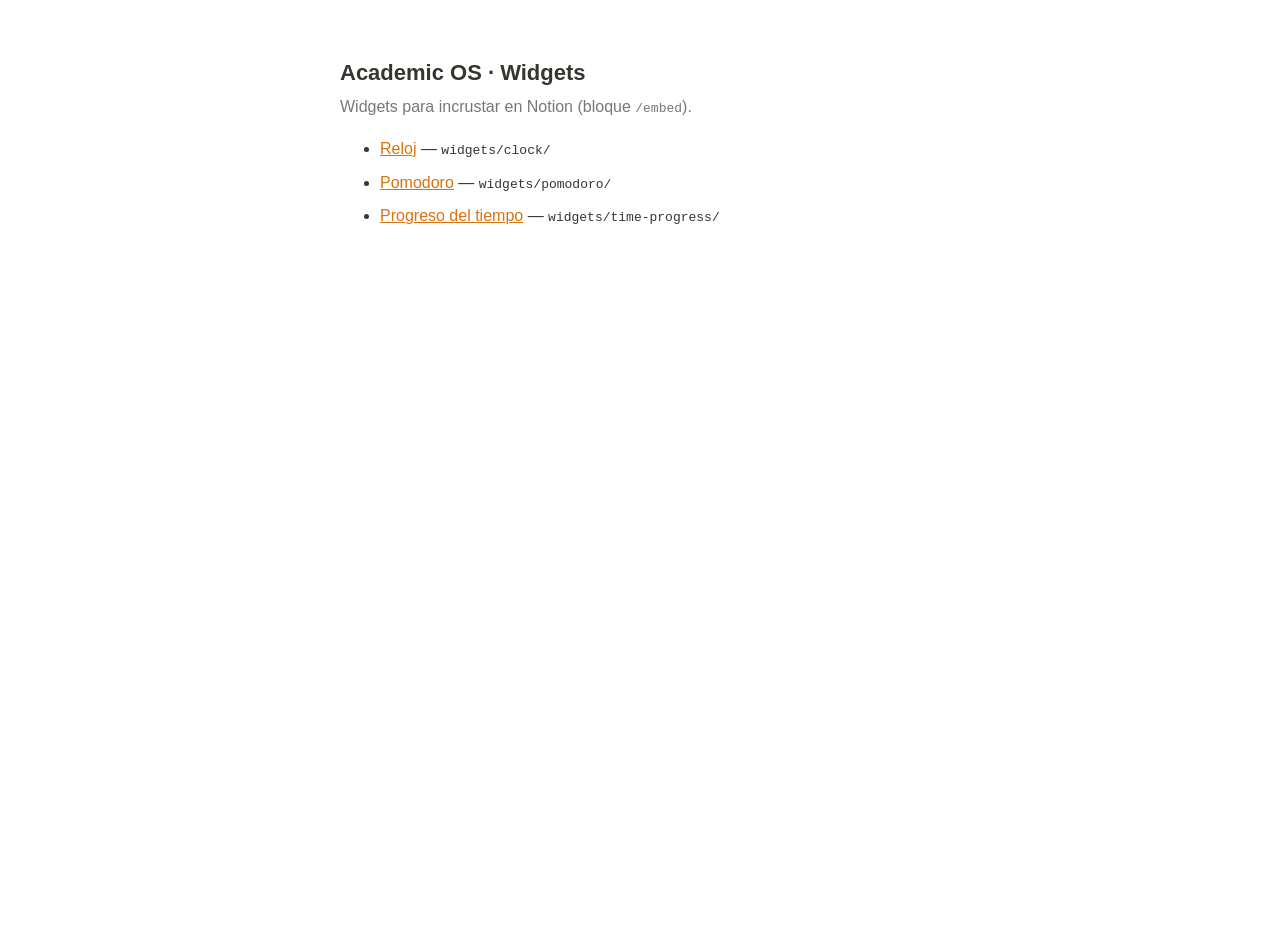
<file: index.html>
<!DOCTYPE html>
<html lang="es">
<head>
  <meta charset="utf-8">
  <meta name="viewport" content="width=device-width, initial-scale=1">
  <meta name="color-scheme" content="light dark">
  <link rel="icon" href="data:,">
  <title>Academic OS · Widgets</title>
  <link rel="stylesheet" href="shared/base.css">
  <style>
    html, body { overflow: auto; }
    body { max-width: 640px; margin: 40px auto; padding: 0 20px; line-height: 1.6; }
    :root { background: var(--aos-bg); }
    h1 { font-size: 22px; margin-bottom: 4px; }
    p { color: var(--aos-muted); margin-top: 0; }
    a { color: var(--aos-accent); }
    li { margin: 8px 0; }
    code { font-size: 13px; }
  </style>
</head>
<body>
  <h1>Academic OS · Widgets</h1>
  <p>Widgets para incrustar en Notion (bloque <code>/embed</code>).</p>
  <ul>
    <li><a href="widgets/clock/">Reloj</a> — <code>widgets/clock/</code></li>
    <li><a href="widgets/pomodoro/">Pomodoro</a> — <code>widgets/pomodoro/</code></li>
    <li><a href="widgets/time-progress/">Progreso del tiempo</a> — <code>widgets/time-progress/</code></li>
  </ul>
</body>
</html>
</file>
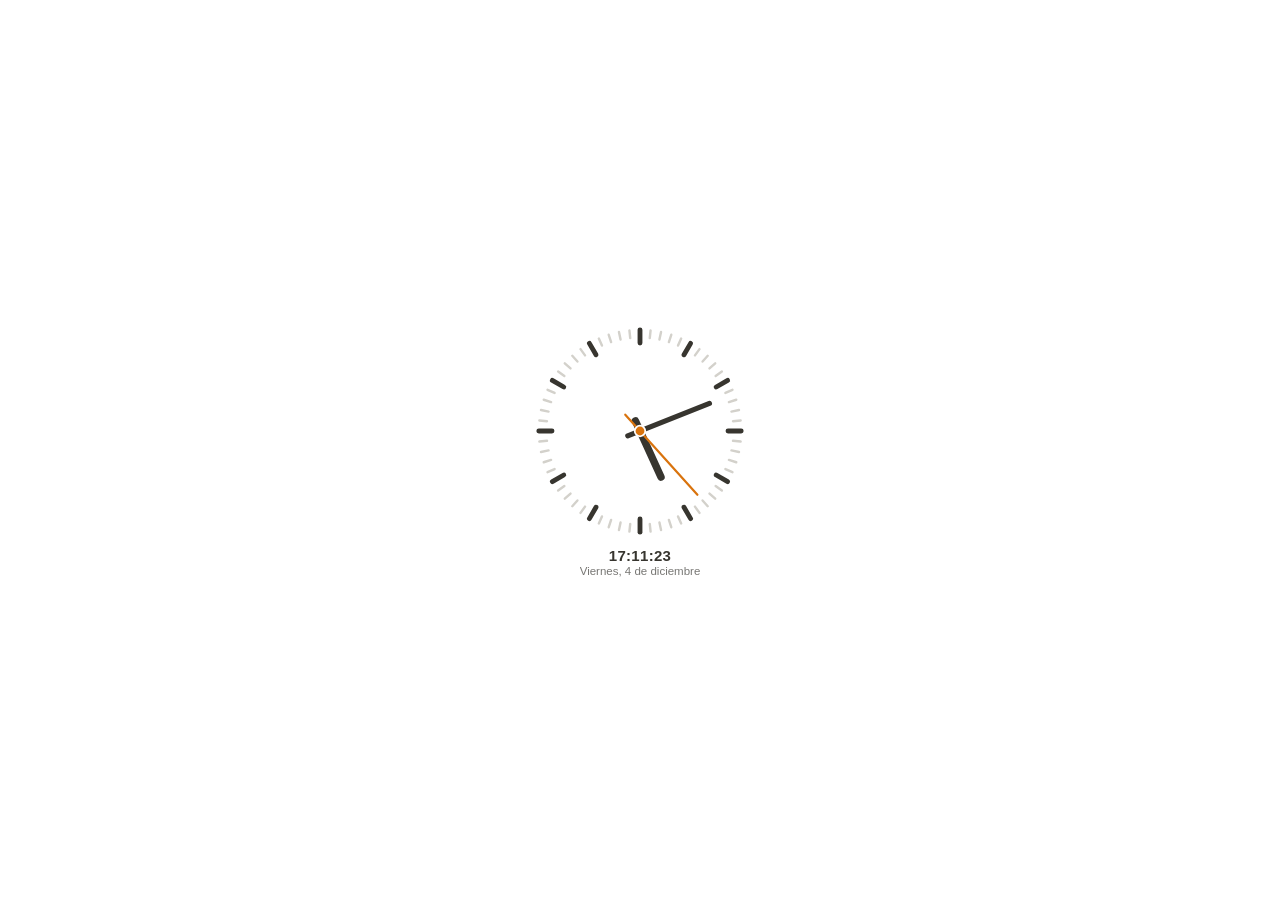
<file: widgets/clock/index.html>
<!DOCTYPE html>
<html lang="es">
<head>
  <meta charset="utf-8">
  <meta name="viewport" content="width=device-width, initial-scale=1">
  <meta name="color-scheme" content="light dark">
  <link rel="icon" href="data:,">
  <title>Reloj · Academic OS</title>
  <link rel="stylesheet" href="../../shared/base.css">
  <link rel="stylesheet" href="clock.css">
</head>
<body>
  <main class="aos-widget clock" data-layout="auto">
    <svg class="clock__face" viewBox="-50 -50 100 100" role="img" aria-label="Reloj analógico">
      <g class="clock__ticks"></g>
      <line class="clock__hand clock__hand--hour"   x1="0" y1="5"  x2="0" y2="-23"/>
      <line class="clock__hand clock__hand--minute" x1="0" y1="6"  x2="0" y2="-34"/>
      <line class="clock__hand clock__hand--second" x1="0" y1="10" x2="0" y2="-39"/>
      <circle class="clock__pin" r="2.4"/>
    </svg>
    <div class="clock__text">
      <div class="clock__time aos-tabular" aria-live="off">--:--</div>
      <div class="clock__date"></div>
    </div>
  </main>
  <noscript>Este widget necesita JavaScript.</noscript>
  <script type="module" src="clock.js"></script>
</body>
</html>
</file>
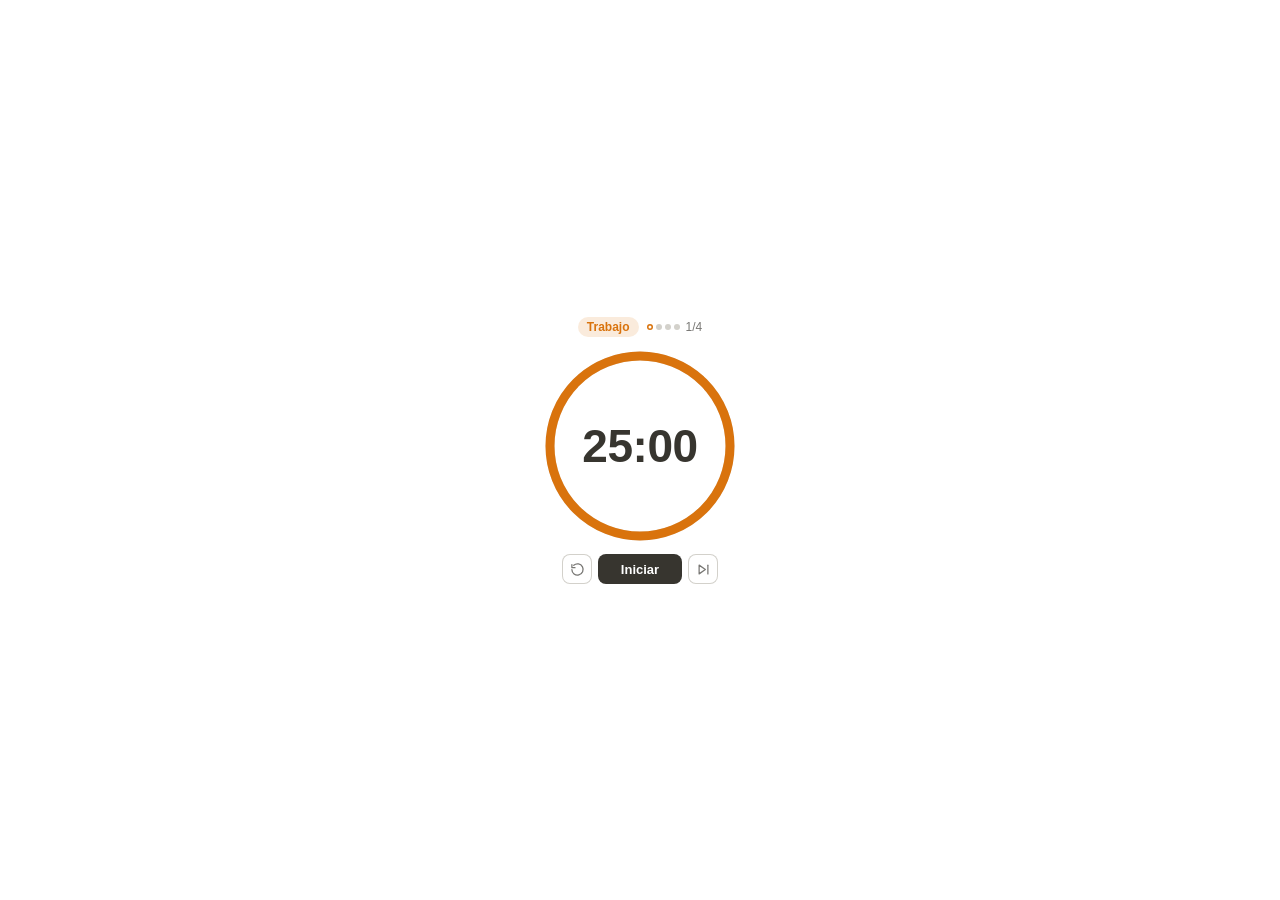
<file: widgets/pomodoro/index.html>
<!DOCTYPE html>
<html lang="es">
<head>
  <meta charset="utf-8">
  <meta name="viewport" content="width=device-width, initial-scale=1">
  <meta name="color-scheme" content="light dark">
  <link rel="icon" href="data:,">
  <title>Pomodoro · Academic OS</title>
  <link rel="stylesheet" href="../../shared/base.css">
  <link rel="stylesheet" href="pomodoro.css">
</head>
<body>
  <main class="aos-widget pomo" data-layout="stack" data-phase="work" data-status="idle">
    <div class="pomo__meta">
      <span class="pomo__phase" aria-live="polite">Trabajo</span>
      <span class="pomo__cycle">
        <span class="pomo__dots" aria-hidden="true"></span>
        <span class="pomo__cycle-text aos-tabular">1/4</span>
      </span>
    </div>

    <div class="pomo__dial">
      <svg class="pomo__ring" viewBox="0 0 100 100" aria-hidden="true">
        <circle class="pomo__track" cx="50" cy="50" r="45" pathLength="100"/>
        <circle class="pomo__arc"   cx="50" cy="50" r="45" pathLength="100"/>
      </svg>
      <div class="pomo__time aos-tabular" role="timer" aria-live="off">25:00</div>
    </div>

    <div class="pomo__bar" aria-hidden="true"><span class="pomo__bar-fill"></span></div>

    <div class="pomo__controls">
      <button type="button" class="pomo__btn pomo__btn--icon" data-action="reset"
              aria-label="Reiniciar" title="Reiniciar">
        <svg viewBox="0 0 24 24" aria-hidden="true"><path d="M3 12a9 9 0 1 0 3-6.7"/><path d="M3 4v5h5"/></svg>
      </button>
      <button type="button" class="pomo__btn pomo__btn--primary" data-action="toggle">Iniciar</button>
      <button type="button" class="pomo__btn pomo__btn--icon" data-action="skip"
              aria-label="Saltar fase" title="Saltar fase">
        <svg viewBox="0 0 24 24" aria-hidden="true"><path d="M5 5l10 7-10 7z"/><path d="M19 5v14"/></svg>
      </button>
    </div>
  </main>
  <noscript>Este widget necesita JavaScript.</noscript>
  <script type="module" src="pomodoro.js"></script>
</body>
</html>
</file>
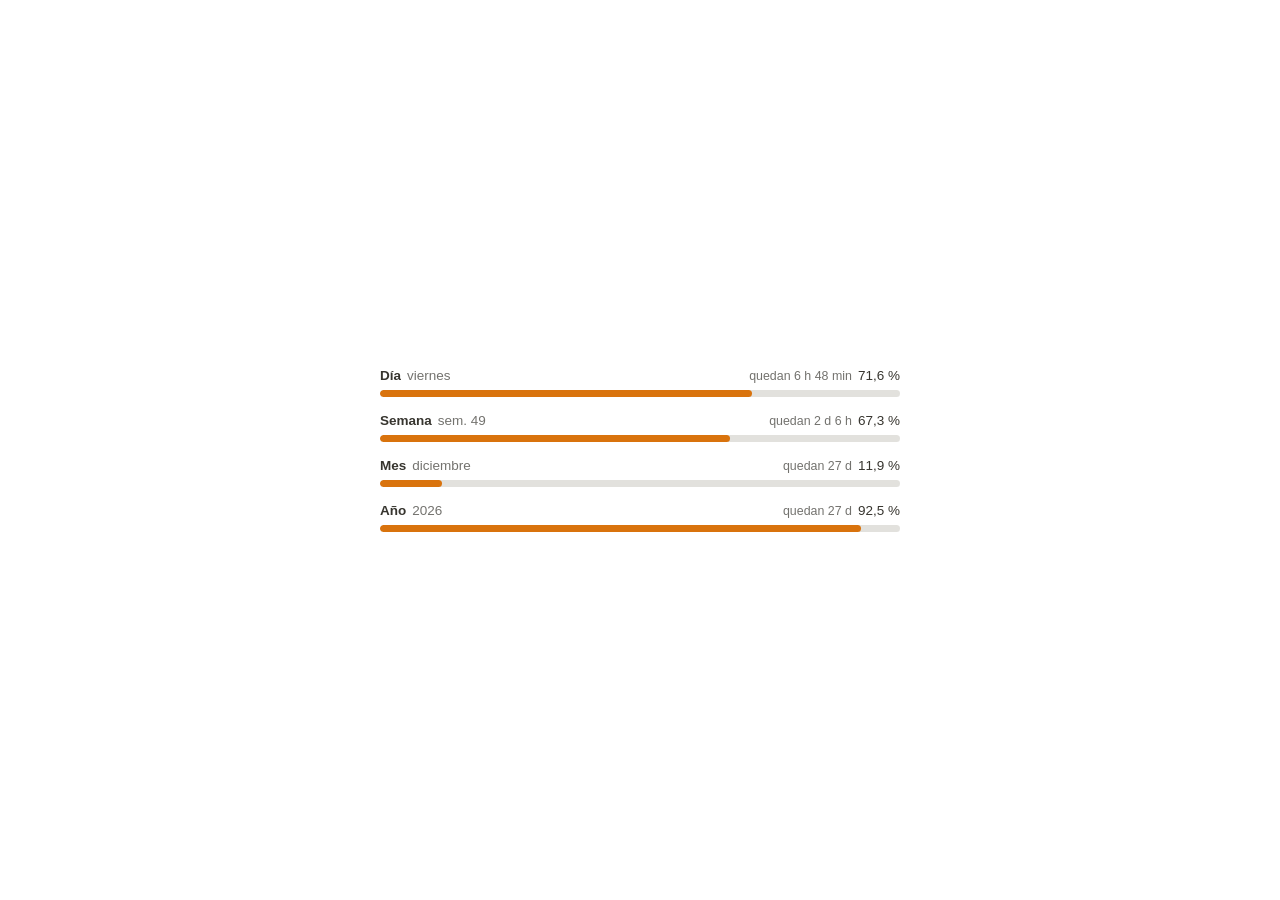
<file: widgets/time-progress/index.html>
<!DOCTYPE html>
<html lang="es">
<head>
  <meta charset="utf-8">
  <meta name="viewport" content="width=device-width, initial-scale=1">
  <meta name="color-scheme" content="light dark">
  <link rel="icon" href="data:,">
  <title>Progreso del tiempo · Academic OS</title>
  <link rel="stylesheet" href="../../shared/base.css">
  <link rel="stylesheet" href="time-progress.css">
</head>
<body>
  <main class="aos-widget tp" aria-label="Progreso del tiempo">
    <ul class="tp__list">
      <li class="tp__item" data-period="day">
        <span class="tp__label" aria-hidden="true">Día</span>
        <span class="tp__detail" aria-hidden="true"></span>
        <span class="tp__left" aria-hidden="true"></span>
        <span class="tp__pct aos-tabular" aria-hidden="true"><span class="tp__int">–</span><span class="tp__dec"></span>&nbsp;%</span>
        <span class="tp__bar" role="progressbar" aria-label="Día" aria-valuemin="0" aria-valuemax="100"><span class="tp__fill"></span></span>
      </li>
      <li class="tp__item" data-period="week">
        <span class="tp__label" aria-hidden="true">Semana</span>
        <span class="tp__detail" aria-hidden="true"></span>
        <span class="tp__left" aria-hidden="true"></span>
        <span class="tp__pct aos-tabular" aria-hidden="true"><span class="tp__int">–</span><span class="tp__dec"></span>&nbsp;%</span>
        <span class="tp__bar" role="progressbar" aria-label="Semana" aria-valuemin="0" aria-valuemax="100"><span class="tp__fill"></span></span>
      </li>
      <li class="tp__item" data-period="month">
        <span class="tp__label" aria-hidden="true">Mes</span>
        <span class="tp__detail" aria-hidden="true"></span>
        <span class="tp__left" aria-hidden="true"></span>
        <span class="tp__pct aos-tabular" aria-hidden="true"><span class="tp__int">–</span><span class="tp__dec"></span>&nbsp;%</span>
        <span class="tp__bar" role="progressbar" aria-label="Mes" aria-valuemin="0" aria-valuemax="100"><span class="tp__fill"></span></span>
      </li>
      <li class="tp__item" data-period="year">
        <span class="tp__label" aria-hidden="true">Año</span>
        <span class="tp__detail" aria-hidden="true"></span>
        <span class="tp__left" aria-hidden="true"></span>
        <span class="tp__pct aos-tabular" aria-hidden="true"><span class="tp__int">–</span><span class="tp__dec"></span>&nbsp;%</span>
        <span class="tp__bar" role="progressbar" aria-label="Año" aria-valuemin="0" aria-valuemax="100"><span class="tp__fill"></span></span>
      </li>
    </ul>
  </main>
  <noscript>Este widget necesita JavaScript.</noscript>
  <script type="module" src="time-progress.js"></script>
</body>
</html>
</file>
<file: shared/base.css>
/*
 * Academic OS Widgets — estilos base compartidos
 * Reutilizado por: reloj, pomodoro, progreso del tiempo.
 *
 * Tema:
 *   - Por defecto sigue prefers-color-scheme del sistema.
 *   - Se puede forzar con ?theme=light | ?theme=dark (atributo data-theme en <html>).
 * Fondo:
 *   - Transparente por defecto para integrarse con Notion.
 *   - ?bg=solid usa el color de fondo de Notion del tema activo.
 */

:root {
  /* Paleta de Notion — modo claro */
  --aos-bg: #ffffff;
  --aos-fg: #37352f;
  --aos-muted: #787774;
  --aos-faint: #d3d1cb;
  --aos-accent: #d9730d;          /* naranja Notion */
  --aos-accent-soft: rgba(217, 115, 13, 0.14);

  --aos-font: ui-sans-serif, -apple-system, BlinkMacSystemFont, "Segoe UI", Helvetica,
              "Apple Color Emoji", Arial, sans-serif;
  --aos-radius: 10px;
  color-scheme: light;
}

/* Paleta de Notion — modo oscuro (sistema) */
@media (prefers-color-scheme: dark) {
  :root:not([data-theme="light"]) {
    --aos-bg: #191919;
    --aos-fg: #e6e6e4;
    --aos-muted: #9b9b9b;
    --aos-faint: #3f3f3f;
    --aos-accent: #e4924b;
    --aos-accent-soft: rgba(228, 146, 75, 0.18);
    color-scheme: dark;
  }
}

/* Modo oscuro forzado (?theme=dark) */
:root[data-theme="dark"] {
  --aos-bg: #191919;
  --aos-fg: #e6e6e4;
  --aos-muted: #9b9b9b;
  --aos-faint: #3f3f3f;
  --aos-accent: #e4924b;
  --aos-accent-soft: rgba(228, 146, 75, 0.18);
  color-scheme: dark;
}

*,
*::before,
*::after { box-sizing: border-box; }

html,
body {
  margin: 0;
  height: 100%;
  background: transparent;
  overflow: hidden;              /* un embed nunca debe mostrar barras de desplazamiento */
}

:root[data-bg="solid"] body { background: var(--aos-bg); }

body {
  font-family: var(--aos-font);
  color: var(--aos-fg);
  -webkit-font-smoothing: antialiased;
  -webkit-user-select: none;
  user-select: none;
}

.aos-widget {
  width: 100%;
  height: 100%;
  display: flex;
  align-items: center;
  justify-content: center;
  padding: 6px;
}

.aos-tabular { font-variant-numeric: tabular-nums; }

@media (prefers-reduced-motion: reduce) {
  * { transition: none !important; animation: none !important; }
}
</file>
<file: widgets/clock/clock.css>
/*
 * Reloj — estilos
 * Diseño compacto: la esfera se adapta al espacio disponible del embed,
 * de modo que no quedan grandes huecos vacíos a ninguna altura.
 */

.clock {
  --text-block: 44px;                  /* altura reservada para hora + fecha */
  --gap: 6px;
  flex-direction: column;
  gap: var(--gap);
}

/* Esfera: el mayor tamaño que quepa en el embed sin desbordar */
.clock__face {
  flex: none;
  width: min(calc(100vw - 12px), calc(100vh - 12px - var(--text-block) - var(--gap)), 220px);
  height: auto;
  aspect-ratio: 1;
  overflow: visible;
}

.clock__tick {
  stroke: var(--aos-faint);
  stroke-width: 1.1;
  stroke-linecap: round;
}
.clock__tick--major {
  stroke: var(--aos-fg);
  stroke-width: 2.2;
}

.clock__hand {
  stroke: var(--aos-fg);
  stroke-linecap: round;
  transform-origin: 0 0;
}
.clock__hand--hour   { stroke-width: 3.4; }
.clock__hand--minute { stroke-width: 2.3; }
.clock__hand--second { stroke: var(--aos-accent); stroke-width: 1; }

.clock__pin {
  fill: var(--aos-accent);
  stroke: var(--aos-bg);
  stroke-width: 0.8;
}

.clock__text {
  display: flex;
  flex-direction: column;
  align-items: center;
  line-height: 1.2;
  min-width: 0;
}

.clock__time {
  font-size: 15px;
  font-weight: 600;
  letter-spacing: 0.02em;
}

.clock__date {
  font-size: 11.5px;
  color: var(--aos-muted);
  white-space: nowrap;
  overflow: hidden;
  text-overflow: ellipsis;
  max-width: 100%;
}

/* ---------- Disposición horizontal (embeds anchos y bajos) ---------- */
.clock[data-layout="row"] {
  flex-direction: row;
  gap: 14px;
}
.clock[data-layout="row"] .clock__face {
  width: min(calc(100vh - 12px), 45vw, 160px);
}
.clock[data-layout="row"] .clock__text { align-items: flex-start; }
.clock[data-layout="row"] .clock__time { font-size: clamp(15px, 9vh, 26px); }
.clock[data-layout="row"] .clock__date { font-size: clamp(11px, 5vh, 14px); }

/* ---------- Solo esfera / solo digital ---------- */
.clock[data-layout="analog"] .clock__text { display: none; }
.clock[data-layout="analog"] .clock__face {
  width: min(calc(100vw - 12px), calc(100vh - 12px), 240px);
}
.clock[data-layout="digital"] .clock__face { display: none; }
.clock[data-layout="digital"] .clock__time { font-size: clamp(16px, 30vh, 44px); }
.clock[data-layout="digital"] .clock__date { font-size: clamp(11px, 11vh, 16px); }

/* Pantallas muy bajas en modo automático: se oculta la fecha antes que la hora */
@media (max-height: 120px) {
  .clock[data-layout="stack"] .clock__date { display: none; }
  .clock[data-layout="stack"] { --text-block: 22px; }
}
</file>
<file: widgets/pomodoro/pomodoro.css>
/*
 * Pomodoro — estilos
 * Pensado para la columna lateral de Notion: todo se escala con el tamaño
 * del embed y nunca aparecen barras de desplazamiento.
 *
 * Disposiciones (data-layout, elegidas en pomodoro.js):
 *   stack   → fase · anillo con la cuenta atrás · botones (por defecto)
 *   row     → anillo a la izquierda, fase y botones a la derecha (embeds anchos y bajos)
 *   compact → sin anillo: cuenta atrás grande y barra fina (embeds muy bajos)
 */

.pomo {
  /* Colores de Notion para cada fase (el trabajo usa el acento compartido) */
  --green: #448361;
  --green-soft: rgba(68, 131, 97, 0.14);
  --blue: #337ea9;
  --blue-soft: rgba(51, 126, 169, 0.14);

  --phase: var(--aos-accent);
  --phase-soft: var(--aos-accent-soft);

  --meta-h: 22px;                      /* altura reservada para fase + ciclo */
  --controls-h: 30px;                  /* altura de los botones */
  --gap: 8px;
  --dial: min(
    calc(100vw - 16px),
    calc(100vh - 12px - var(--meta-h) - var(--controls-h) - 2 * var(--gap)),
    200px
  );

  flex-direction: column;
  gap: var(--gap);
}

@media (prefers-color-scheme: dark) {
  :root:not([data-theme="light"]) .pomo {
    --green: #529e72;
    --green-soft: rgba(82, 158, 114, 0.18);
    --blue: #379ad3;
    --blue-soft: rgba(55, 154, 211, 0.18);
  }
}
:root[data-theme="dark"] .pomo {
  --green: #529e72;
  --green-soft: rgba(82, 158, 114, 0.18);
  --blue: #379ad3;
  --blue-soft: rgba(55, 154, 211, 0.18);
}

.pomo[data-phase="short"] { --phase: var(--green); --phase-soft: var(--green-soft); }
.pomo[data-phase="long"]  { --phase: var(--blue);  --phase-soft: var(--blue-soft); }

/* ---------- Fase y ciclo ---------- */
.pomo__meta {
  display: flex;
  align-items: center;
  justify-content: center;
  gap: 8px;
  height: var(--meta-h);
  font-size: 12px;
  line-height: 1;
  white-space: nowrap;
  min-width: 0;
}

.pomo__phase {
  padding: 4px 9px;
  border-radius: 999px;
  background: var(--phase-soft);
  color: var(--phase);
  font-weight: 600;
  transition: background-color 0.3s, color 0.3s;
}

.pomo__cycle {
  display: inline-flex;
  align-items: center;
  gap: 6px;
  color: var(--aos-muted);
}

.pomo__dots { display: inline-flex; gap: 3px; }
.pomo__dot {
  width: 6px;
  height: 6px;
  border-radius: 50%;
  background: var(--aos-faint);
  transition: background-color 0.3s, box-shadow 0.3s;
}
.pomo__dot--done { background: var(--phase); }
.pomo__dot--current { background: transparent; box-shadow: inset 0 0 0 1.5px var(--phase); }

/* ---------- Anillo y cuenta atrás ---------- */
.pomo__dial {
  position: relative;
  flex: none;
  width: var(--dial);
  height: var(--dial);
  display: flex;
  align-items: center;
  justify-content: center;
}

.pomo__ring {
  position: absolute;
  inset: 0;
  width: 100%;
  height: 100%;
  transform: rotate(-90deg);
  overflow: visible;
}

.pomo__track,
.pomo__arc {
  fill: none;
  stroke-width: 4.5;
}
.pomo__track { stroke: var(--aos-faint); opacity: 0.6; }
.pomo__arc {
  stroke: var(--phase);
  stroke-linecap: round;
  stroke-dasharray: 100 200;
  stroke-dashoffset: 0;
  transition: stroke-dashoffset 0.4s ease, stroke 0.3s;
}

.pomo__time {
  position: relative;
  font-size: calc(var(--dial) * 0.23);
  font-weight: 600;
  letter-spacing: -0.01em;
  line-height: 1;
}

.pomo[data-status="paused"] .pomo__time {
  color: var(--aos-muted);
  animation: pomo-blink 1.6s ease-in-out infinite;
}

/* Barra fina: solo en la disposición compacta */
.pomo__bar {
  display: none;
  width: 100%;
  max-width: 180px;
  height: 3px;
  border-radius: 3px;
  background: var(--aos-faint);
  overflow: hidden;
}
.pomo__bar-fill {
  display: block;
  height: 100%;
  width: 100%;
  border-radius: inherit;
  background: var(--phase);
  transition: width 0.4s ease, background-color 0.3s;
}

/* ---------- Botones ---------- */
.pomo__controls {
  display: flex;
  align-items: center;
  justify-content: center;
  gap: 6px;
}

.pomo__btn {
  display: inline-flex;
  align-items: center;
  justify-content: center;
  height: var(--controls-h);
  margin: 0;
  padding: 0;
  border: 0;
  border-radius: 8px;
  font: inherit;
  cursor: pointer;
  -webkit-tap-highlight-color: transparent;
  transition: background-color 0.15s, color 0.15s, opacity 0.15s, transform 0.1s;
}
.pomo__btn:active { transform: scale(0.96); }
.pomo__btn:focus-visible { outline: 2px solid var(--phase); outline-offset: 2px; }

.pomo__btn--primary {
  min-width: 84px;
  padding: 0 14px;
  background: var(--aos-fg);
  color: var(--aos-bg);
  font-size: 13px;
  font-weight: 600;
}
.pomo__btn--primary:hover { opacity: 0.86; }

.pomo__btn--icon {
  width: var(--controls-h);
  background: transparent;
  color: var(--aos-muted);
  box-shadow: inset 0 0 0 1px var(--aos-faint);
}
.pomo__btn--icon:hover { color: var(--aos-fg); background: var(--aos-accent-soft); }
.pomo__btn--icon svg {
  width: 15px;
  height: 15px;
  fill: none;
  stroke: currentColor;
  stroke-width: 2;
  stroke-linecap: round;
  stroke-linejoin: round;
}

/* ---------- Aviso visual al terminar una fase ---------- */
.pomo[data-alert] .pomo__phase {
  background: var(--phase);
  color: var(--aos-bg);
}
.pomo[data-alert] .pomo__dial,
.pomo[data-alert] .pomo__time {
  animation: pomo-pulse 0.9s ease-in-out 3;
}

@keyframes pomo-pulse {
  0%, 100% { transform: scale(1); }
  50% { transform: scale(1.05); }
}
@keyframes pomo-blink {
  0%, 100% { opacity: 1; }
  50% { opacity: 0.45; }
}

/* ---------- Disposición horizontal ---------- */
.pomo[data-layout="row"] {
  --dial: min(calc(100vh - 12px), 45vw, 150px);
  display: grid;
  grid-template-columns: auto auto;
  grid-template-areas:
    "dial meta"
    "dial controls";
  column-gap: 14px;
  row-gap: 10px;
  align-content: center;
  justify-content: center;
}
.pomo[data-layout="row"] .pomo__dial { grid-area: dial; }
.pomo[data-layout="row"] .pomo__meta { grid-area: meta; align-self: end; justify-content: flex-start; }
.pomo[data-layout="row"] .pomo__controls { grid-area: controls; align-self: start; justify-content: flex-start; }

/* ---------- Disposición compacta ---------- */
.pomo[data-layout="compact"] { --gap: 6px; }
.pomo[data-layout="compact"] .pomo__ring { display: none; }
.pomo[data-layout="compact"] .pomo__dial { width: auto; height: auto; }
.pomo[data-layout="compact"] .pomo__time { font-size: clamp(18px, min(24vh, 20vw), 40px); }
.pomo[data-layout="compact"] .pomo__bar { display: block; }

@media (max-height: 100px) {
  .pomo[data-layout="compact"] .pomo__bar { display: none; }
  .pomo[data-layout="compact"] { --controls-h: 26px; --meta-h: 18px; --gap: 4px; }
}

/* ---------- Columnas muy estrechas ---------- */
@media (max-width: 190px) {
  .pomo { --controls-h: 28px; }
  .pomo__btn--primary { min-width: 72px; padding: 0 10px; font-size: 12px; }
  .pomo__meta { gap: 6px; font-size: 11px; }
  .pomo__phase { padding: 4px 7px; }
}
</file>
<file: widgets/time-progress/time-progress.css>
/*
 * Progreso del tiempo — estilos
 * Pensado para la columna lateral de Notion. La disposición depende solo del
 * tamaño del embed y la resuelve el CSS (media queries): no hay lógica de
 * maquetación en JavaScript que pueda quedarse desfasada al redimensionar.
 *
 *   Por defecto       → dos líneas por periodo: nombre · detalle · restante · %, y la barra
 *   Altura < 150px    → una línea por periodo: nombre · barra · % (columnas alineadas)
 *   Altura < 80px     → solo Día y Semana; altura < 44px → solo Día
 *   Anchura < 190px   → porcentajes sin decimales
 */

.tp {
  --gap: clamp(8px, 4vh, 16px);
  --bar-h: 6px;
  /* Texto secundario: en claro, un gris algo más oscuro que el compartido (4,48:1)
     para superar 4,5:1 sobre blanco con texto pequeño; en oscuro se usa el compartido */
  --tp-muted: #73726e;
  font-size: 12.5px;
}
@media (prefers-color-scheme: dark) {
  :root:not([data-theme="light"]) .tp { --tp-muted: var(--aos-muted); }
}
:root[data-theme="dark"] .tp { --tp-muted: var(--aos-muted); }

.tp__list {
  display: flex;
  flex-direction: column;
  gap: var(--gap);
  width: 100%;
  max-width: 520px;
  margin: 0;
  padding: 0;
  list-style: none;
}

/* ---------- Periodo en dos líneas ---------- */
.tp__item {
  display: grid;
  grid-template-columns: auto minmax(0, 1fr) auto auto;
  grid-template-areas:
    "label detail left pct"
    "bar   bar    bar  bar";
  align-items: baseline;
  column-gap: 6px;
  row-gap: 5px;
  min-width: 0;
  line-height: 1.25;
  white-space: nowrap;
}

.tp__label,
.tp__detail,
.tp__left {
  min-width: 0;
  overflow: hidden;
  text-overflow: ellipsis;
}

.tp__label { grid-area: label; font-weight: 600; }

.tp__detail {
  grid-area: detail;
  display: none;
  color: var(--tp-muted);
}

.tp__left {
  grid-area: left;
  display: none;
  color: var(--tp-muted);
  font-size: 0.92em;
}

.tp__pct {
  grid-area: pct;
  font-weight: 500;
  text-align: right;
}

/* ---------- Barra ---------- */
.tp__bar {
  grid-area: bar;
  align-self: center;
  display: block;
  height: var(--bar-h);
  border-radius: 999px;
  background: var(--aos-faint);
  background: color-mix(in srgb, var(--aos-faint) 65%, transparent);
  overflow: hidden;
}

.tp__fill {
  display: block;
  width: 0;
  height: 100%;
  border-radius: inherit;
  background: var(--aos-accent);
  transition: width 0.6s ease;
}

/* ---------- Información extra según la anchura ---------- */
@media (min-width: 230px) {
  .tp__left { display: block; }
}
@media (min-width: 330px) {
  .tp__detail { display: block; }
}
@media (max-width: 189.98px) {
  .tp__dec { display: none; }
}
@media (min-width: 340px) and (min-height: 260px) {
  .tp { font-size: 13.5px; --bar-h: 7px; }
}

/* ---------- Embeds bajos: una línea por periodo ---------- */
@media (max-height: 149.98px) {
  .tp {
    --gap: clamp(3px, 2.2vh, 8px);
    --bar-h: 5px;
    font-size: 11.5px;
  }

  /* Columnas comunes a todos los periodos: nombre · barra · % */
  .tp__list {
    display: grid;
    grid-template-columns: max-content minmax(0, 1fr) max-content;
    column-gap: 8px;
    row-gap: var(--gap);
  }

  .tp__item {
    grid-column: 1 / -1;
    grid-template-columns: subgrid;
    grid-template-areas: none;
    align-items: center;
  }

  .tp__label  { grid-column: 1;  grid-row: 1; }
  .tp__bar    { grid-column: 2;  grid-row: 1; }
  .tp__pct    { grid-column: -2; grid-row: 1; }
  .tp__detail,
  .tp__left   { display: none; }
}

/* Bajos y anchos: hay sitio para el tiempo restante */
@media (max-height: 149.98px) and (min-width: 400px) {
  .tp__list { grid-template-columns: max-content minmax(0, 1fr) max-content max-content; }
  .tp__left { display: block; grid-column: 3; grid-row: 1; text-align: right; }
}

/* Muy bajos: se muestran solo los periodos que caben, en orden */
@media (max-height: 79.98px) {
  .tp__item:nth-child(n + 3) { display: none; }
}
@media (max-height: 43.98px) {
  .tp__item:nth-child(n + 2) { display: none; }
}
</file>
